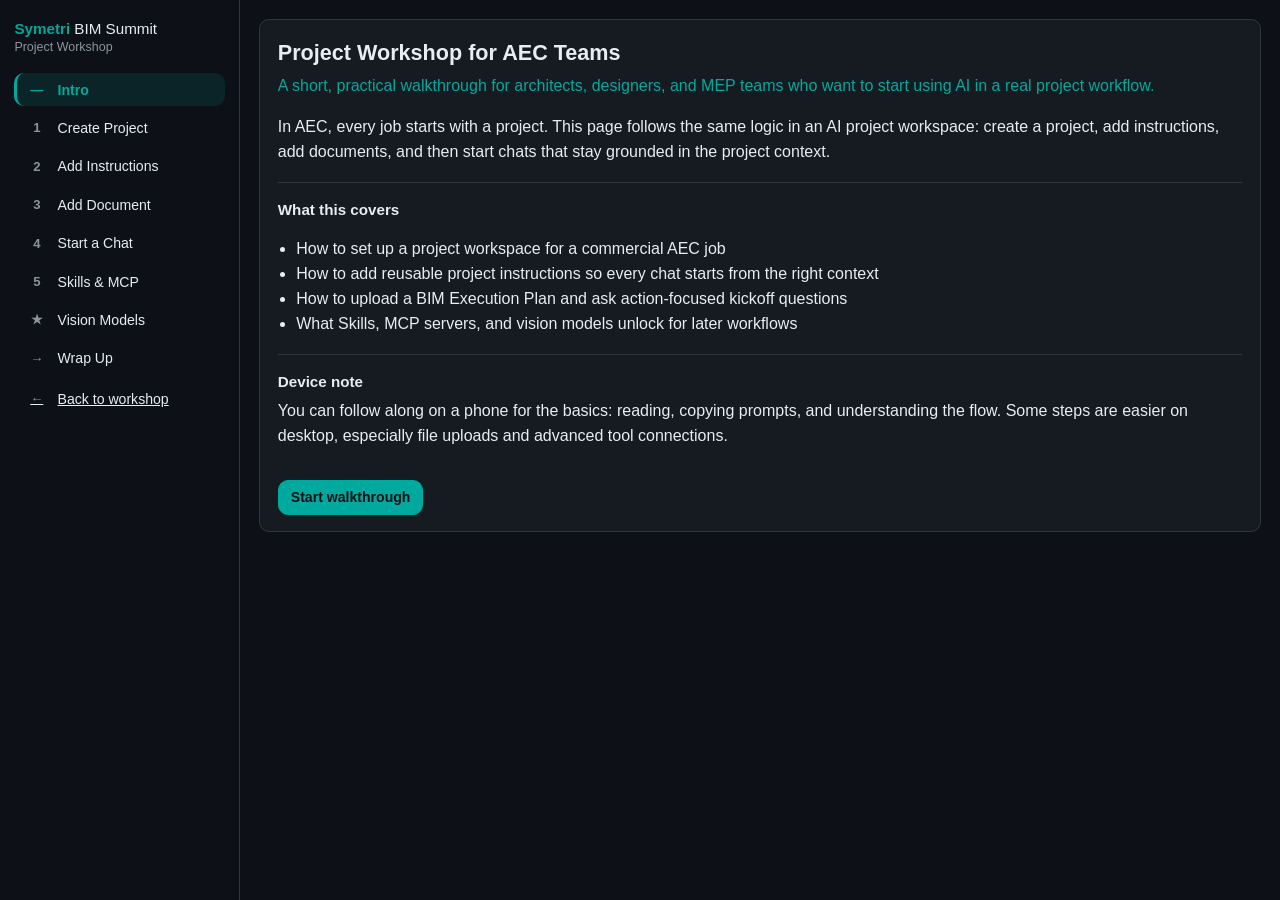
<file: source/index.html>
<!doctype html>
<html lang="en">
<head>
  <meta charset="UTF-8" />
  <meta name="viewport" content="width=device-width, initial-scale=1.0" />
  <title>Project Workshop – Symetri BIM Summit</title>
  <meta name="description" content="A mobile-friendly tutorial for setting up an AI project workspace for a commercial AEC workflow." />
  <link rel="stylesheet" href="../style.css" />
</head>
<body>
<button id="menuToggle" class="menu-toggle" aria-label="Toggle navigation">☰</button>
<div class="shell" style="grid-template-columns: var(--sidebar-w) 1fr; grid-template-areas: 'sidebar center';">
  <aside id="sidebar" class="sidebar">
    <div class="brand">
      <strong>Symetri</strong> BIM Summit
      <span class="brand-sub">Project Workshop</span>
    </div>
    <nav class="nav">
      <button class="nav-item active" data-target="intro">
        <span class="nav-icon">—</span> Intro
      </button>
      <button class="nav-item" data-target="create-project">
        <span class="nav-icon">1</span> Create Project
      </button>
      <button class="nav-item" data-target="add-instructions">
        <span class="nav-icon">2</span> Add Instructions
      </button>
      <button class="nav-item" data-target="add-document">
        <span class="nav-icon">3</span> Add Document
      </button>
      <button class="nav-item" data-target="start-chat">
        <span class="nav-icon">4</span> Start a Chat
      </button>
      <button class="nav-item" data-target="mcp-tools">
        <span class="nav-icon">5</span> Skills &amp; MCP
      </button>
      <button class="nav-item" data-target="vision-models">
        <span class="nav-icon">★</span> Vision Models
      </button>
      <button class="nav-item" data-target="wrap-up">
        <span class="nav-icon">→</span> Wrap Up
      </button>
      <a href="../" class="nav-item">
        <span class="nav-icon">←</span> Back to workshop
      </a>
    </nav>
  </aside>
  <main class="center">
    <section id="intro" class="view">
      <div class="card welcome-card">
        <h2>Project Workshop for AEC Teams</h2>
        <p class="welcome-lead">
          A short, practical walkthrough for architects, designers, and MEP teams who want to start using AI in a real project workflow.
        </p>
        <p>
          In AEC, every job starts with a project. This page follows the same logic in an AI project workspace: create a project, add instructions, add documents, and then start chats that stay grounded in the project context.
        </p>
        <div class="welcome-section">
          <h3>What this covers</h3>
          <ul>
            <li>How to set up a project workspace for a commercial AEC job</li>
            <li>How to add reusable project instructions so every chat starts from the right context</li>
            <li>How to upload a BIM Execution Plan and ask action-focused kickoff questions</li>
            <li>What Skills, MCP servers, and vision models unlock for later workflows</li>
          </ul>
        </div>
        <div class="welcome-section">
          <h3>Device note</h3>
          <p>
            You can follow along on a phone for the basics: reading, copying prompts, and understanding the flow. Some steps are easier on desktop, especially file uploads and advanced tool connections.
          </p>
        </div>
        <div class="actions final-actions-bottom">
          <button class="btn btn-primary btn-start" data-nav="create-project">Start walkthrough</button>
        </div>
      </div>
    </section>

    <section id="create-project" class="view hidden">
      <div class="card">
        <div class="task-head">
          <div class="task-head-copy">
            <h2>Step 1 · Create the Project</h2>
            <p class="scenario">
              Start with the project container first. In AEC, that mirrors the way teams organize work from kickoff onward.
            </p>
          </div>
        </div>
        <div class="spirit-list">
          <div class="spirit-item">
            <dt>Create a new project</dt>
            <dd>Use a clear name such as "Commercial Office Fitout – Project Startup". A description is optional and can be added later.</dd>
          </div>
        </div>
        <div class="fact fact-ai visible" style="margin-top:1rem; display:block;">
          <h3>Note: Sharing projects</h3>
          <p>
            Once the setup is working well, projects can be shared with others on the team. Team members can be invited to use, edit, and contribute to the project. Make sure the instructions and reference files stay accurate as the project evolves.
          </p>
        </div>
        <div class="actions" style="margin-top:1rem;">
          <button class="btn btn-primary" data-nav="add-instructions">Next: Add Instructions</button>
        </div>
      </div>
    </section>

    <section id="add-instructions" class="view hidden">
      <div class="card">
        <div class="task-head">
          <div class="task-head-copy">
            <h2>Step 2 · Add Project Instructions</h2>
            <p class="scenario">
              This becomes the persistent context for the project, so every new chat starts with the same expectations.
            </p>
          </div>
          <div class="task-head-side">
            <button class="btn btn-sm copy-btn" data-copy="instructionsBlock">Copy</button>
          </div>
        </div>
        <p>
          This version is tuned for a commercial AEC project with an architect-led audience, while still supporting MEP coordination and document review.
        </p>
        <div id="instructionsBlock" class="text-viewer" tabindex="0">
          <p><strong>Commercial AEC Project Instructions</strong></p>
          <p>You are supporting the startup of a commercial AEC project. Assume the user is part of an architect-led team working with consultants across architecture, interiors, structural, and MEP disciplines.</p>
          <p>Prioritize practical, project-ready outputs over generic explanations. Keep responses concise, structured, and action oriented.</p>
          <p>When reviewing documents, drawings, or notes:</p>
          <p>- Identify key project requirements, decisions, risks, open questions, and coordination items.</p>
          <p>- Highlight anything that should be discussed in kickoff, design coordination, BIM execution, or scope clarification meetings.</p>
          <p>- Separate confirmed information from assumptions.</p>
          <p>- Call out missing information that the team should request early.</p>
          <p>When helping generate project materials:</p>
          <p>- Use a professional tone suitable for project teams, owners, architects, and consultants.</p>
          <p>- Prefer short agendas, checklists, decision logs, action item lists, and meeting-ready summaries.</p>
          <p>- Assume the project may already have an architectural floor plan that MEP and other disciplines will build from.</p>
          <p>- Consider BIM coordination, drawing standards, document control, consultant alignment, permitting, schedule, and scope management.</p>
          <p>Do not invent project facts. If information is missing, say what is unknown and recommend the next question or document to review.</p>
        </div>
        <div class="actions">
          <button class="btn btn-primary" data-nav="add-document">Next: Add Document</button>
        </div>
      </div>
    </section>

    <section id="add-document" class="view hidden">
      <div class="card">
        <div class="task-head">
          <div class="task-head-copy">
            <h2>Step 3 · Add a Document</h2>
            <p class="scenario">
              Add a real project document so the chats are based on actual source material rather than generic prompting.
            </p>
          </div>
        </div>
        <div class="welcome-section" style="margin-top:0; padding-top:0; border-top:none;">
          <h3>Workshop document</h3>
          <p>
            Use the BIM Execution Plan as the sample project document. This shows attendees how quickly an AI app becomes more useful when it has real project content to work from.
          </p>
          <div class="doc-actions">
            <a href="assets/bim-execution-plan.docx" target="_blank" class="btn btn-sm">Download BIM Execution Plan (.docx)</a>
          </div>
        </div>
        <div class="spirit-list">
          <div class="spirit-item">
            <dt>Why this matters</dt>
            <dd>Once the document is part of the project, chats can reference actual standards, roles, deliverables, and BIM requirements.</dd>
          </div>
          <div class="spirit-item">
            <dt>Keep it maintained</dt>
            <dd>Projects like this work best when someone owns the instruction set, updates the reference files, and removes outdated material over time.</dd>
          </div>
        </div>
        <div class="actions" style="margin-top:1rem;">
          <button class="btn btn-primary" data-nav="start-chat">Next: Start a Chat</button>
        </div>
      </div>
    </section>

    <section id="start-chat" class="view hidden">
      <div class="card">
        <div class="task-head">
          <div class="task-head-copy">
            <h2>Step 4 · Start a Chat</h2>
            <p class="scenario">
              Use a short prompt that turns the uploaded project context into something immediately useful for the team.
            </p>
          </div>
          <div class="task-head-side">
            <button class="btn btn-sm copy-btn" data-copy="kickoffPromptBlock">Copy</button>
          </div>
        </div>
        <div id="kickoffPromptBlock" class="text-viewer" tabindex="0">
          <p><strong>Kickoff Meeting Prompt</strong></p>
          <p>Using the project instructions and the BIM Execution Plan in this project, create a short and action-focused kickoff meeting agenda for a commercial AEC project startup.</p>
          <p>Keep it concise and organized for a live meeting.</p>
          <p>Include:</p>
          <p>- project goals and scope alignment</p>
          <p>- BIM roles, responsibilities, and coordination expectations</p>
          <p>- immediate risks or missing information that should be clarified early</p>
          <p>- the top action items to assign after kickoff</p>
          <p>Format the output as a clean agenda with short bullets and an action item list.</p>
        </div>
        <div class="welcome-section">
          <h3>Why start here</h3>
          <p>
            A well-structured project can generate useful outputs fast. One document plus one instruction set is enough to create a focused kickoff agenda or early risk summary.
          </p>
        </div>
        <div class="actions">
          <button class="btn btn-primary" data-nav="mcp-tools">Next: Skills &amp; MCP</button>
        </div>
      </div>
    </section>

    <section id="mcp-tools" class="view hidden">
      <div class="card">
        <div class="task-head">
          <div class="task-head-copy">
            <h2>Step 5 · Skills &amp; MCP Servers</h2>
            <p class="scenario">
              Use this section as a reference for what can be added after the base project setup is working.
            </p>
          </div>
        </div>
        <div class="spirit-list">
          <div class="spirit-item">
            <dt>Skills</dt>
            <dd>Skills help tailor how the AI responds inside a project. For AEC, that might include drafting support, scheduling, BIM review, meeting summaries, or QA workflows.</dd>
          </div>
          <div class="spirit-item">
            <dt>MCP servers</dt>
            <dd>MCP servers connect tools and systems into the AI workflow. That can include Revit, internal systems, document repositories, or other project data sources.</dd>
          </div>
          <div class="spirit-item">
            <dt>Operational note</dt>
            <dd>These setups usually need ownership. If a project, prompt library, or tool connection becomes valuable, someone should maintain it so the workflow stays accurate and useful.</dd>
          </div>
        </div>
        <div class="welcome-section">
          <h3>Creating a reusable skill</h3>
          <p>
            Skills can be created in Claude to encapsulate project instructions or workflows. Here is how to build one from your current setup:
          </p>
          <ol style="padding-left:1.5rem; margin:0.6rem 0;">
            <li>Go to the Customize menu in Claude and select Skills</li>
            <li>Choose "Add skill from browser" or "Create skill"</li>
            <li>Use the prompt below and let the skill creator assist you</li>
          </ol>
        </div>
        <div class="welcome-section">
          <p style="font-size:0.9rem; color:var(--muted);">Copy the prompt and add any context from your current project setup:</p>
        </div>
        <div class="doc-actions">
          <button class="btn btn-sm copy-btn" data-copy="skillCreatorPromptBlock">Copy prompt</button>
          <a href="assets/aec-project-startup.skill" target="_blank" class="btn btn-sm">Download skill file</a>
        </div>
        <div id="skillCreatorPromptBlock" class="text-viewer" tabindex="0" style="margin-top:0.8rem;">
          <p>can you create a skill from this project to be used for other project startup tasks?</p>
          <p>/skill-creator</p>
        </div>
        <div class="actions" style="margin-top:1rem;">
          <button class="btn btn-primary" data-nav="vision-models">Next: Vision Models</button>
        </div>
      </div>
    </section>

    <section id="vision-models" class="view hidden">
      <div class="card">
        <div class="task-head">
          <div class="task-head-copy">
            <h2>Vision Models · Optional</h2>
            <p class="scenario">
              Use this section later if you want to test plan reading, visual reasoning, and structured design output.
            </p>
          </div>
          <div class="task-head-side">
            <button class="btn btn-sm copy-btn" data-copy="visionPromptBlock">Copy</button>
          </div>
        </div>
        <div class="img-frame task-intro-image">
          <img src="assets/floorplan.png" alt="Commercial mixed-use floor plan for vision model demonstration" loading="lazy" />
        </div>
        <div id="visionPromptBlock" class="text-viewer" tabindex="0">
          <p><strong>Vision Model Prompt</strong></p>
          <p>Can you act as an electrical designer and take this architecture background and lay out the electrical outlets where they need to be on this view based on the walls and room types. Follow NEC standards for electrical outlet and device layouts as well.</p>
          <p>Add symbols on the walls for the devices and note their coordinates in relation to the drawing. The output will be used to import into Revit with a plugin to do the layouts of the devices. Ensure accuracy in the layouts as well. Do not worry about adding the coordinates to the view, just add the device where it needs to be. Add any electrical receptacles per code on this view for now. It needs to be an overlay on the image, and color the electrical outline in a color that we can see, not black, but in green so we can see easily. Here is the view again in plan.</p>
          <p>Here is the floor plan view that we need device layout on as well. Instead of adding the coordinates on the sheet, just output the JSON related to each device, then we can use that to import into Revit. The only thing we want to see on the plan is the device and ID that will show up in the JSON too, and the details in the JSON can be there for coordinates and the height of the device as well. Follow ADA for device layout and height requirements.</p>
        </div>
        <div class="actions">
          <button class="btn btn-primary" data-nav="wrap-up">Next: Wrap Up</button>
        </div>
      </div>
    </section>

    <section id="wrap-up" class="view hidden">
      <div class="card final-card">
        <div class="final-copy" style="text-align:left; width:100%; max-width:none;">
          <h2>Next Steps</h2>
          <p class="final-lead" style="margin-inline:0; max-width:52ch;">
            Once the base setup works, it becomes a reusable project template that can support kickoff planning, document review, coordination prep, and follow-on automation.
          </p>
          <div class="welcome-section">
            <h3>Build on the base setup</h3>
            <ul>
              <li>Create one real project in your preferred AI app</li>
              <li>Add one reusable instruction set for your team</li>
              <li>Upload one real project document and ask for a kickoff agenda or risk summary</li>
              <li>Add shared prompts, reference files, or tool connections only after the core workflow is working well</li>
            </ul>
          </div>
          <div class="actions final-actions-bottom">
            <button class="btn btn-primary" data-nav="intro">Back to intro</button>
          </div>
        </div>
      </div>
    </section>
  </main>
</div>
<script src="app.js"></script>
</body>
</html>
</file>
<file: style.css>
/* ─── base ─── */
[hidden] { display: none !important; }

/* ─── tokens — Symetri brand ─── */
:root {
  --bg: #0d1117;
  --card: #161b22;
  --card-alt: #1c2333;
  --text: #e6edf3;
  --muted: #8b949e;
  --line: #30363d;
  --primary: #00a99d;
  --primary-hover: #008f85;
  --primary-soft: rgba(0, 169, 157, 0.12);
  --success: #3fb950;
  --success-soft: rgba(63, 185, 80, 0.12);
  --error: #f85149;
  --error-soft: rgba(248, 81, 73, 0.12);
  --warn: #d29922;
  --warn-soft: rgba(210, 153, 34, 0.12);
  --sidebar-w: 240px;
  --right-w: 340px;
  --radius: 10px;
  --transition: 0.18s ease;
}

*, *::before, *::after { box-sizing: border-box; }

body {
  margin: 0;
  font-family: Inter, "Segoe UI", Roboto, Helvetica, Arial, sans-serif;
  background: var(--bg);
  color: var(--text);
  line-height: 1.55;
  -webkit-font-smoothing: antialiased;
}

/* ─── 3-column shell ─── */
.shell {
  display: flex;
  min-height: 100vh;
}

/* ─── LEFT SIDEBAR ─── */
.sidebar {
  width: var(--sidebar-w);
  min-width: var(--sidebar-w);
  background: #0d1117;
  border-right: 1px solid var(--line);
  padding: 1.2rem 0.9rem;
  display: flex;
  flex-direction: column;
  gap: 1.1rem;
  position: sticky;
  top: 0;
  height: 100vh;
  overflow-y: auto;
  transition: transform var(--transition);
  z-index: 20;
}

.brand {
  font-size: 0.95rem;
  line-height: 1.3;
}

.brand strong { color: var(--primary); }

.brand-sub {
  display: block;
  font-size: 0.78rem;
  color: var(--muted);
}

.nav {
  display: flex;
  flex-direction: column;
  gap: 0.3rem;
}

.nav-item {
  display: flex;
  align-items: center;
  gap: 0.55rem;
  border: none;
  background: transparent;
  text-align: left;
  padding: 0.55rem 0.65rem;
  border-radius: var(--radius);
  cursor: pointer;
  font-size: 0.88rem;
  color: var(--text);
  transition: background var(--transition);
}

.nav-item:hover { background: var(--card-alt); }

.nav-item.active {
  background: var(--primary-soft);
  color: var(--primary);
  font-weight: 600;
  border-left: 3px solid var(--primary);
  padding-left: calc(0.65rem - 3px);
}

.nav-item.locked {
  opacity: 0.45;
  cursor: not-allowed;
}

.nav-icon {
  width: 1.5rem;
  text-align: center;
  flex-shrink: 0;
  font-size: 0.82rem;
  font-weight: 700;
  color: var(--muted);
}

.nav-item.active .nav-icon { color: var(--primary); }

.nav-item.locked .nav-locked-icon {
  opacity: 0.4;
}

.sidebar-score {
  margin-top: auto;
  display: flex;
  flex-direction: column;
  gap: 0.3rem;
}

.score-row {
  display: flex;
  justify-content: space-between;
  font-size: 0.84rem;
}

.score-row span { color: var(--muted); }

/* ─── CENTER ─── */
.center {
  flex: 1;
  min-width: 0;
  padding: 1.2rem;
  overflow-y: auto;
}

.view + .view { margin-top: 0.8rem; }

/* ─── RIGHT PANEL ─── */
.right-panel {
  width: var(--right-w);
  min-width: var(--right-w);
  border-left: 1px solid var(--line);
  background: #0d1117;
  padding: 1.2rem 0.9rem;
  position: sticky;
  top: 0;
  height: 100vh;
  overflow-y: auto;
}

.fact {
  display: none;
  border: 1px solid var(--line);
  border-radius: var(--radius);
  background: linear-gradient(180deg, rgba(28, 35, 51, 0.68) 0%, rgba(22, 27, 34, 0.96) 100%);
  padding: 1rem 1.05rem;
}

.fact.visible {
  display: block;
}

.fact h3 {
  margin: 0 0 0.4rem;
  color: var(--primary);
  font-size: 0.95rem;
  letter-spacing: 0.02em;
}

.fact h4 {
  margin: 0.6rem 0 0.25rem;
  font-size: 0.84rem;
}

.fact p {
  margin: 0.3rem 0;
  color: var(--muted);
  font-size: 0.88rem;
}

.fact hr {
  border: none;
  border-top: 1px solid var(--line);
  margin: 0.7rem 0;
}

.fact-list {
  margin: 0.75rem 0 0;
  padding-left: 1.1rem;
  color: var(--muted);
  font-size: 0.86rem;
}

.fact-list li + li {
  margin-top: 0.3rem;
}

.fact-media {
  margin: 0.85rem 0;
  border: 1px solid rgba(0, 169, 157, 0.18);
  border-radius: var(--radius);
  overflow: hidden;
  background: #0b1016;
}

.fact-media img {
  display: block;
  width: 100%;
  max-height: 190px;
  object-fit: contain;
  background: #fff;
}

.fact-caption {
  margin: 0;
  padding: 0.5rem 0.7rem 0.6rem;
  border-top: 1px solid rgba(0, 169, 157, 0.14);
  font-size: 0.78rem;
  color: var(--muted);
}

/* ─── AI-themed fact box ─── */
.fact-ai {
  border: 1px solid rgba(0, 169, 157, 0.3);
  border-radius: var(--radius);
  background: linear-gradient(160deg, rgba(0, 169, 157, 0.06) 0%, rgba(13, 17, 23, 0) 60%);
  padding: 0.85rem 0.9rem;
}

.ai-sparkle {
  display: inline-block;
  margin-right: 0.25rem;
  animation: sparkle-pulse 2.4s ease-in-out infinite;
}

@keyframes sparkle-pulse {
  0%, 100% { opacity: 1; }
  50% { opacity: 0.45; }
}

.fact p,
.fact-ai p {
  color: var(--muted);
  font-size: 0.84rem;
  line-height: 1.55;
}

.fact-ai strong {
  color: var(--text);
}

.ai-links {
  margin-top: 0.65rem;
  padding-top: 0.55rem;
  border-top: 1px solid rgba(0, 169, 157, 0.18);
  font-size: 0.78rem;
}

.ai-links a {
  color: var(--primary);
  text-decoration: none;
  font-weight: 600;
}

.ai-links a:hover {
  text-decoration: underline;
}

.ai-link-sep {
  color: var(--muted);
  margin: 0 0.3rem;
}

/* ─── card ─── */
.card {
  background: var(--card);
  border: 1px solid var(--line);
  border-radius: var(--radius);
  padding: 1rem 1.1rem;
  margin-bottom: 0.75rem;
}

.welcome-card ul {
  padding-left: 1.15rem;
}

.welcome-card h2 {
  font-size: 1.35rem;
  margin-bottom: 0.3rem;
}

.welcome-lead {
  color: var(--primary);
  font-size: 1rem;
  margin: 0.2rem 0 0.8rem;
}

.welcome-section {
  margin-top: 1.1rem;
  padding-top: 0.9rem;
  border-top: 1px solid var(--line);
}

.welcome-section h3 {
  margin: 0 0 0.35rem;
  font-size: 0.95rem;
}

.welcome-section p {
  margin: 0 0 0.5rem;
}

.spirit-list {
  margin: 0;
  padding: 0;
  display: flex;
  flex-direction: column;
  gap: 0.6rem;
}

.spirit-item {
  padding: 0.6rem 0.75rem;
  border: 1px solid var(--line);
  border-radius: var(--radius);
  background: var(--card-alt);
}

.spirit-item dt {
  font-weight: 600;
  font-size: 0.9rem;
  margin-bottom: 0.15rem;
}

.spirit-item dd {
  margin: 0;
  color: var(--muted);
  font-size: 0.86rem;
}

.btn-start {
  margin-top: 1.2rem;
  padding: 0.65rem 1.4rem;
  font-size: 0.95rem;
}

.final-card {
  position: relative;
  overflow: hidden;
  background:
    radial-gradient(circle at top left, rgba(255, 212, 95, 0.18), transparent 28%),
    radial-gradient(circle at top right, rgba(0, 169, 157, 0.16), transparent 32%),
    linear-gradient(160deg, #111a24 0%, #0f151f 52%, #12111d 100%);
}

.final-hero {
  position: relative;
  z-index: 1;
  display: grid;
  gap: 1.5rem;
  align-items: center;
  justify-items: center;
}

.final-copy {
  position: relative;
  z-index: 1;
  width: min(100%, 980px);
  text-align: center;
}

.final-lead {
  margin: 0.45rem 0 0;
  max-width: 60ch;
  color: #e6edf3;
  font-size: 1.02rem;
  line-height: 1.75;
  margin-inline: auto;
}

.final-scoreboard {
  display: grid;
  grid-template-columns: minmax(220px, 280px) minmax(0, 1fr);
  gap: 1rem;
  margin-top: 1.15rem;
  align-items: stretch;
  width: min(100%, 920px);
  margin-inline: auto;
}

.final-score-ring {
  display: grid;
  place-items: center;
  text-align: center;
  gap: 0.2rem;
  min-height: 230px;
  padding: 1.1rem;
  border-radius: 28px;
  border: 1px solid rgba(255, 214, 102, 0.36);
  background:
    radial-gradient(circle at 50% 35%, rgba(255, 221, 122, 0.18), transparent 38%),
    linear-gradient(180deg, rgba(255, 255, 255, 0.04) 0%, rgba(255, 255, 255, 0.01) 100%);
  box-shadow: inset 0 0 0 1px rgba(255, 255, 255, 0.02);
}

.final-score-label,
.final-score-max {
  color: var(--muted);
  font-size: 0.82rem;
  text-transform: uppercase;
  letter-spacing: 0.08em;
}

.final-score-ring strong {
  color: #fff8dd;
  font-size: clamp(2.6rem, 6vw, 4.2rem);
  line-height: 1;
  text-shadow: 0 8px 30px rgba(255, 208, 86, 0.2);
}

.final-score-meta {
  display: grid;
  grid-template-columns: repeat(3, minmax(0, 1fr));
  gap: 0.85rem;
}

.final-stat {
  display: grid;
  gap: 0.2rem;
  padding: 0.9rem 1rem;
  border: 1px solid rgba(0, 169, 157, 0.2);
  border-radius: 18px;
  background: rgba(255, 255, 255, 0.03);
}

.final-stat span {
  color: var(--muted);
  font-size: 0.76rem;
  text-transform: uppercase;
  letter-spacing: 0.08em;
}

.final-stat strong {
  color: var(--text);
  font-size: 1rem;
}

.final-award-note {
  margin: 1rem 0 0;
  max-width: 58ch;
  padding: 0.9rem 1rem;
  border: 1px solid rgba(255, 214, 102, 0.22);
  border-radius: 18px;
  background: rgba(255, 214, 102, 0.08);
  color: #fff0c2;
  margin-inline: auto;
}

.final-actions {
  margin-top: 1rem;
  justify-content: center;
  gap: 0.75rem;
  flex-wrap: wrap;
}

.final-actions-bottom {
  margin-top: 1.25rem;
}

.final-visual {
  position: relative;
  z-index: 1;
  display: grid;
  gap: 1.2rem;
  justify-items: center;
  width: min(100%, 760px);
  margin-inline: auto;
}

.award-stage {
  position: relative;
  width: min(100%, 760px);
  min-height: 430px;
  border: 1px solid rgba(255, 214, 102, 0.2);
  border-radius: 36px;
  overflow: hidden;
  display: grid;
  place-items: center;
  background:
    radial-gradient(circle at 50% 30%, rgba(255, 214, 102, 0.18), transparent 24%),
    linear-gradient(180deg, rgba(255, 255, 255, 0.04) 0%, rgba(11, 17, 24, 0.65) 100%);
}

.award-glow {
  position: absolute;
  inset: auto 50% 1.2rem;
  width: 360px;
  height: 92px;
  transform: translateX(-50%);
  border-radius: 999px;
  background: radial-gradient(circle, rgba(255, 205, 64, 0.45) 0%, rgba(255, 205, 64, 0) 72%);
  filter: blur(6px);
}

.award-orbit {
  position: absolute;
  inset: 50% auto auto 50%;
  border-radius: 999px;
  border: 1px solid rgba(255, 255, 255, 0.09);
  transform: translate(-50%, -50%);
}

.orbit-one {
  width: 340px;
  height: 340px;
  animation: orbit-spin 16s linear infinite;
}

.orbit-two {
  width: 460px;
  height: 220px;
  animation: orbit-spin-reverse 13s linear infinite;
}

.award-trophy {
  position: relative;
  width: 240px;
  height: 300px;
  animation: trophy-float 4.4s ease-in-out infinite;
}

.award-trophy-top {
  position: absolute;
  top: 0;
  left: 50%;
  width: 152px;
  height: 124px;
  transform: translateX(-50%);
  border-radius: 36px 36px 58px 58px;
  background: linear-gradient(180deg, #fff0ad 0%, #f7d76d 44%, #d89d1e 100%);
  box-shadow: 0 16px 40px rgba(255, 196, 65, 0.2);
}

.award-trophy-top::before,
.award-trophy-top::after {
  content: "";
  position: absolute;
  top: 28px;
  width: 42px;
  height: 52px;
  border: 10px solid #f0c451;
}

.award-trophy-top::before {
  left: -34px;
  border-right: 0;
  border-radius: 30px 0 0 30px;
}

.award-trophy-top::after {
  right: -34px;
  border-left: 0;
  border-radius: 0 30px 30px 0;
}

.award-trophy-stem {
  position: absolute;
  top: 122px;
  left: 50%;
  width: 34px;
  height: 90px;
  transform: translateX(-50%);
  border-radius: 18px;
  background: linear-gradient(180deg, #f3cf67 0%, #bf7d1d 100%);
}

.award-trophy-base {
  position: absolute;
  left: 50%;
  bottom: 22px;
  width: 140px;
  height: 34px;
  transform: translateX(-50%);
  border-radius: 16px;
  background: linear-gradient(180deg, #5d4a2a 0%, #241a0d 100%);
  box-shadow: 0 14px 24px rgba(0, 0, 0, 0.35);
}

.award-trophy-base::before {
  content: "";
  position: absolute;
  left: 50%;
  bottom: 28px;
  width: 96px;
  height: 22px;
  transform: translateX(-50%);
  border-radius: 14px;
  background: linear-gradient(180deg, #856533 0%, #362611 100%);
}

.certificate-card {
  position: relative;
  overflow: hidden;
  width: min(100%, 680px);
  margin-inline: auto;
  padding: 1.55rem 1.7rem 1.45rem;
  border-radius: 28px;
  border: 1px solid rgba(236, 200, 109, 0.65);
  background:
    radial-gradient(circle at top center, rgba(255, 255, 255, 0.72), transparent 42%),
    linear-gradient(135deg, rgba(255, 248, 226, 0.99) 0%, rgba(244, 236, 205, 0.98) 100%);
  color: #1d2430;
  box-shadow:
    0 24px 55px rgba(0, 0, 0, 0.2),
    inset 0 0 0 1px rgba(255, 255, 255, 0.45);
}

.certificate-card::before {
  content: "";
  position: absolute;
  inset: 12px;
  border-radius: 20px;
  border: 1px solid rgba(198, 149, 33, 0.28);
  pointer-events: none;
}

.certificate-card::after {
  content: "";
  position: absolute;
  inset: 0;
  background:
    linear-gradient(90deg, transparent 0%, rgba(255, 255, 255, 0.3) 50%, transparent 100%);
  opacity: 0.35;
  pointer-events: none;
}

.certificate-kicker {
  display: inline-block;
  margin-bottom: 0.5rem;
  color: #8b6720;
  font-size: 0.74rem;
  font-weight: 700;
  letter-spacing: 0.16em;
  text-transform: uppercase;
}

.certificate-card h3 {
  margin: 0;
  font-size: 1.9rem;
  line-height: 1.15;
}

.certificate-card p {
  max-width: 32ch;
  margin: 0.8rem auto 0;
  color: #47515e;
  line-height: 1.75;
  font-size: 1rem;
}

.certificate-grid {
  display: grid;
  grid-template-columns: repeat(3, minmax(0, 1fr));
  gap: 0.9rem;
  margin-top: 1.35rem;
}

.certificate-grid div {
  display: grid;
  gap: 0.3rem;
  padding: 0.95rem 0.8rem 0.85rem;
  border: 1px solid rgba(67, 76, 90, 0.12);
  border-radius: 16px;
  background: rgba(255, 255, 255, 0.4);
}

.certificate-grid span {
  color: #7c8793;
  font-size: 0.7rem;
  text-transform: uppercase;
  letter-spacing: 0.12em;
}

.certificate-grid strong {
  color: #122036;
  font-size: 1.08rem;
  line-height: 1.35;
}

.final-confetti {
  position: absolute;
  inset: 0;
  pointer-events: none;
  overflow: hidden;
}

.final-confetti span {
  position: absolute;
  top: -14%;
  width: 12px;
  height: 34px;
  border-radius: 999px;
  opacity: 0.9;
  animation: confetti-fall linear infinite;
}

.final-confetti span:nth-child(1) { left: 6%; background: #ffd86d; animation-delay: -1.1s; animation-duration: 8s; }
.final-confetti span:nth-child(2) { left: 14%; background: #58d6cb; animation-delay: -4.2s; animation-duration: 10s; }
.final-confetti span:nth-child(3) { left: 24%; background: #ffffff; animation-delay: -2.6s; animation-duration: 9s; }
.final-confetti span:nth-child(4) { left: 36%; background: #f4ae56; animation-delay: -5.4s; animation-duration: 11s; }
.final-confetti span:nth-child(5) { left: 48%; background: #79e4b5; animation-delay: -0.8s; animation-duration: 8.5s; }
.final-confetti span:nth-child(6) { left: 59%; background: #8fd7ff; animation-delay: -3.9s; animation-duration: 9.5s; }
.final-confetti span:nth-child(7) { left: 68%; background: #ffd86d; animation-delay: -6.1s; animation-duration: 10.5s; }
.final-confetti span:nth-child(8) { left: 79%; background: #ffffff; animation-delay: -2.2s; animation-duration: 8.3s; }
.final-confetti span:nth-child(9) { left: 88%; background: #58d6cb; animation-delay: -4.7s; animation-duration: 11.2s; }
.final-confetti span:nth-child(10) { left: 95%; background: #f4ae56; animation-delay: -1.7s; animation-duration: 9.3s; }

#final[data-award-tier="platinum"] .final-score-ring,
#final[data-award-tier="platinum"] .certificate-card {
  border-color: rgba(126, 216, 255, 0.52);
}

#final[data-award-tier="platinum"] .final-score-ring strong {
  color: #e7f8ff;
  text-shadow: 0 8px 30px rgba(126, 216, 255, 0.25);
}

#final[data-award-tier="gold"] .final-score-ring,
#final[data-award-tier="gold"] .certificate-card {
  border-color: rgba(255, 214, 102, 0.52);
}

#final[data-award-tier="silver"] .final-score-ring,
#final[data-award-tier="silver"] .certificate-card {
  border-color: rgba(194, 202, 214, 0.42);
}

@keyframes trophy-float {
  0%, 100% { transform: translateY(0); }
  50% { transform: translateY(-10px); }
}

@keyframes orbit-spin {
  from { transform: translate(-50%, -50%) rotate(0deg); }
  to { transform: translate(-50%, -50%) rotate(360deg); }
}

@keyframes orbit-spin-reverse {
  from { transform: translate(-50%, -50%) rotate(360deg); }
  to { transform: translate(-50%, -50%) rotate(0deg); }
}

@keyframes confetti-fall {
  0% {
    transform: translate3d(0, 0, 0) rotate(0deg);
  }
  100% {
    transform: translate3d(20px, 118vh, 0) rotate(540deg);
  }
}

/* ─── typography ─── */
h2 { margin: 0; font-size: 1.1rem; }

.task-head {
  display: flex;
  justify-content: space-between;
  align-items: flex-start;
  flex-wrap: wrap;
  gap: 0.8rem;
  margin-bottom: 0.6rem;
}

.task-head-copy {
  flex: 1;
  min-width: 0;
}

.task-head-side {
  display: flex;
  align-items: flex-start;
  justify-content: flex-end;
  gap: 0.65rem;
  flex-wrap: wrap;
  margin-left: auto;
}

.task-estimate {
  min-width: 220px;
  border: 1px solid rgba(0, 169, 157, 0.24);
  border-radius: var(--radius);
  background: linear-gradient(180deg, rgba(0, 169, 157, 0.1) 0%, rgba(0, 169, 157, 0.03) 100%);
  padding: 0.55rem 0.7rem 0.65rem;
}

.task-estimate-kicker {
  display: block;
  margin-bottom: 0.45rem;
  color: var(--primary);
  font-size: 0.7rem;
  font-weight: 700;
  letter-spacing: 0.08em;
  text-transform: uppercase;
}

.task-estimate-grid {
  display: grid;
  gap: 0.35rem;
}

.task-estimate-item {
  display: flex;
  align-items: baseline;
  justify-content: space-between;
  gap: 0.7rem;
  font-size: 0.82rem;
  color: var(--muted);
}

.task-estimate-item strong {
  color: var(--text);
  font-size: 0.84rem;
}

.task-estimate-item-ai strong {
  color: var(--primary);
}

.gate-panel h3 {
  display: flex;
  align-items: center;
  gap: 0.45rem;
}

.gate-tagline {
  margin: 0 0 0.85rem;
  color: var(--primary);
  font-size: 0.88rem;
  font-weight: 600;
}

.gate-riddle-layout {
  display: grid;
  grid-template-columns: minmax(0, 1.55fr) minmax(220px, 0.9fr);
  gap: 1rem;
  align-items: stretch;
}

.gate-riddle {
  border: 1px solid rgba(0, 169, 157, 0.18);
  border-radius: var(--radius);
  background: linear-gradient(180deg, rgba(28, 35, 51, 0.72) 0%, rgba(13, 17, 23, 0.96) 100%);
  padding: 1rem 1.05rem;
  color: #e8eef3;
  line-height: 1.8;
}

.gate-riddle p {
  margin: 0 0 0.85rem;
}

.gate-riddle p:last-child {
  margin-bottom: 0;
}

.gate-image-frame {
  margin: 0;
  min-height: 100%;
  border-radius: var(--radius);
  overflow: hidden;
  border: 1px solid rgba(255, 255, 255, 0.08);
  background: #0f141c;
  box-shadow: 0 14px 30px rgba(0, 0, 0, 0.22);
}

.gate-image-frame img {
  display: block;
  width: 100%;
  height: 100%;
  min-height: 260px;
  object-fit: cover;
}

.gate-question {
  margin: 1.1rem 0 0.75rem;
  color: var(--text);
  font-size: 0.95rem;
  font-weight: 600;
}

.gate-riddle .room-grid {
  margin-top: 0.1rem;
  gap: 0.45rem;
}

.gate-riddle .gate-feedback {
  margin: 0.85rem 0 0;
}

.room-grid {
  display: grid;
  grid-template-columns: repeat(5, minmax(0, 1fr));
  gap: 0.55rem;
}

.room-choice {
  border: 1px solid var(--line);
  background: #11161f;
  border-radius: 0.45rem;
  padding: 0.35rem;
  min-height: 3.25rem;
  aspect-ratio: 1 / 1;
  color: var(--text);
  font-size: 1rem;
  font-weight: 700;
  cursor: pointer;
  display: grid;
  place-items: center;
  transition: background var(--transition), border-color var(--transition), transform var(--transition);
}

.room-choice:hover {
  border-color: rgba(0, 169, 157, 0.55);
  background: rgba(0, 169, 157, 0.08);
  transform: translateY(-1px);
}

.room-choice.is-wrong {
  border-color: rgba(248, 81, 73, 0.45);
  background: var(--error-soft);
  color: var(--error);
}

.room-choice.is-correct {
  border-color: rgba(63, 185, 80, 0.5);
  background: var(--success-soft);
  color: var(--success);
}

.room-choice:disabled {
  cursor: default;
  opacity: 1;
  transform: none;
}

.gate-feedback {
  margin-top: 0.85rem;
}

.mail-card {
  margin: 0.9rem 0 1rem;
  border: 1px solid rgba(0, 169, 157, 0.2);
  border-radius: var(--radius);
  background: linear-gradient(180deg, rgba(255, 255, 255, 0.03) 0%, rgba(13, 17, 23, 0.96) 100%);
  overflow: hidden;
}

.mail-meta {
  display: grid;
  gap: 0.3rem;
  padding: 0.8rem 0.95rem;
  border-bottom: 1px solid var(--line);
  background: rgba(0, 169, 157, 0.08);
  font-size: 0.84rem;
  color: var(--muted);
}

.mail-body {
  padding: 0.95rem;
}

.mail-body p {
  margin: 0;
  color: var(--text);
  font-size: 0.95rem;
  line-height: 1.75;
}

.data-viewer-card {
  border: 1px solid var(--line);
  border-radius: var(--radius);
  background: rgba(255, 255, 255, 0.02);
  overflow: hidden;
}

.data-viewer-head {
  padding: 0.8rem 0.95rem;
  border-bottom: 1px solid var(--line);
  background: rgba(255, 255, 255, 0.02);
}

.data-viewer-head h4 {
  margin: 0 0 0.2rem;
  font-size: 0.92rem;
}

.data-viewer-head p {
  margin: 0;
  color: var(--muted);
  font-size: 0.84rem;
}

.table-viewer {
  overflow: auto;
  max-height: 420px;
}

.data-table {
  width: 100%;
  min-width: 980px;
  border-collapse: collapse;
  font-size: 0.82rem;
}

.data-table th,
.data-table td {
  padding: 0.7rem 0.75rem;
  border-bottom: 1px solid var(--line);
  text-align: left;
  vertical-align: top;
}

.data-table th {
  position: sticky;
  top: 0;
  z-index: 1;
  background: #121923;
  color: var(--text);
  font-size: 0.78rem;
  letter-spacing: 0.02em;
}

.data-table tbody tr:nth-child(even) {
  background: rgba(255, 255, 255, 0.015);
}

.task4-camera-thumb {
  max-width: 460px;
  margin-bottom: 0.95rem;
}

.task4-feed-table {
  min-width: 560px;
}

.task4-confidence-hidden {
  display: none;
}

.morse-reference {
  margin-top: 0.75rem;
  display: grid;
  grid-template-columns: repeat(5, minmax(0, 1fr));
  gap: 0.45rem;
}

.morse-reference code {
  display: block;
  padding: 0.55rem 0.6rem;
  border: 1px solid var(--line);
  border-radius: 0.8rem;
  background: rgba(255, 255, 255, 0.02);
  color: #dbe7f2;
  font-size: 0.82rem;
}

.decode-grid {
  display: grid;
  grid-template-columns: repeat(3, minmax(0, 1fr));
  gap: 0.75rem;
  margin-top: 0.9rem;
}

.decode-card {
  display: grid;
  gap: 0.55rem;
  padding: 0.85rem;
  border: 1px solid var(--line);
  border-radius: var(--radius);
  background: rgba(255, 255, 255, 0.02);
}

.decode-card.is-decoded {
  border-color: rgba(63, 185, 80, 0.35);
  background: rgba(63, 185, 80, 0.08);
}

.decode-code code {
  display: block;
  padding: 0.55rem 0.6rem;
  border-radius: 0.8rem;
  background: rgba(0, 169, 157, 0.08);
  color: #9ce9e2;
  font-size: 0.8rem;
  white-space: normal;
}

.graph-panel {
  margin-top: 0.9rem;
  padding: 1rem;
  border: 1px solid var(--line);
  border-radius: var(--radius);
  background: rgba(255, 255, 255, 0.02);
}

.graph-meta {
  display: flex;
  justify-content: space-between;
  align-items: baseline;
  gap: 0.8rem;
  margin-bottom: 0.8rem;
}

.graph-meta strong {
  color: var(--text);
  font-size: 0.92rem;
}

.graph-meta span {
  color: var(--muted);
  font-size: 0.82rem;
}

.task4-graph {
  min-height: 500px;
  border: 1px solid rgba(0, 169, 157, 0.18);
  border-radius: var(--radius);
  background:
    radial-gradient(circle at top left, rgba(0, 169, 157, 0.08), transparent 28%),
    linear-gradient(180deg, rgba(7, 12, 18, 0.94) 0%, rgba(4, 8, 12, 0.98) 100%);
  overflow: hidden;
  position: relative;
}

.task4-graph svg {
  display: block;
  width: 100%;
  height: 100%;
}

.task4-graph-hint {
  position: absolute;
  bottom: 0.6rem;
  left: 50%;
  transform: translateX(-50%);
  font-size: 0.72rem;
  color: rgba(143, 165, 184, 0.6);
  pointer-events: none;
  white-space: nowrap;
}

/* node highlight / dim states */
.task4-node-dimmed circle {
  opacity: 0.18;
}
.task4-node-dimmed text {
  opacity: 0.15;
}
.task4-node-highlighted circle {
  stroke-width: 3px !important;
  filter: drop-shadow(0 0 6px currentColor);
}

/* link highlight / dim states */
.task4-link-dimmed {
  opacity: 0.08;
}
.task4-link-highlighted {
  stroke: rgba(92, 214, 135, 0.85) !important;
  stroke-width: 2.4px !important;
}

.task4-graph-empty {
  min-height: 500px;
  display: grid;
  place-items: center;
  text-align: center;
  color: var(--muted);
  font-size: 0.92rem;
  padding: 1rem;
}

.choice-grid {
  display: grid;
  grid-template-columns: repeat(4, minmax(0, 1fr));
  gap: 0.55rem;
}

.choice-option {
  border: 1px solid var(--line);
  background: #11161f;
  border-radius: var(--radius);
  padding: 0.7rem 0.6rem;
  color: var(--text);
  font-size: 0.88rem;
  font-weight: 600;
  cursor: pointer;
  transition: background var(--transition), border-color var(--transition), transform var(--transition);
}

.choice-option:hover {
  border-color: rgba(0, 169, 157, 0.55);
  background: rgba(0, 169, 157, 0.08);
  transform: translateY(-1px);
}

.choice-option.is-wrong {
  border-color: rgba(248, 81, 73, 0.45);
  background: var(--error-soft);
  color: var(--error);
}

.choice-option.is-correct {
  border-color: rgba(63, 185, 80, 0.5);
  background: var(--success-soft);
  color: var(--success);
}

.choice-option:disabled {
  cursor: default;
  opacity: 1;
  transform: none;
}

.stack-grid {
  display: grid;
  grid-template-columns: repeat(2, minmax(0, 1fr));
  gap: 0.9rem;
  align-items: start;
}

.protocol-box {
  padding: 0.95rem 1rem;
  border: 1px solid var(--line);
  border-radius: var(--radius);
  background: rgba(255, 255, 255, 0.02);
  min-height: 100%;
}

.protocol-box-layout {
  display: block;
}

.protocol-box-copy {
  min-width: 0;
}

.protocol-box h4 {
  margin: 0 0 0.45rem;
  font-size: 0.95rem;
}

.protocol-box p {
  margin: 0 0 0.7rem;
  color: var(--muted);
  font-size: 0.9rem;
  line-height: 1.6;
}

.protocol-box-media {
  margin: 0 0 0.9rem;
  border: 1px solid rgba(255, 255, 255, 0.08);
  border-radius: calc(var(--radius) - 2px);
  overflow: hidden;
  background: #0a0f16;
  box-shadow: 0 12px 28px rgba(0, 0, 0, 0.18);
}

.protocol-box-media img {
  display: block;
  width: 100%;
  height: auto;
}

.protocol-reveal {
  margin-top: 0.8rem;
  padding: 0.75rem 0.85rem;
  border: 1px solid rgba(0, 169, 157, 0.24);
  border-radius: var(--radius);
  background: rgba(0, 169, 157, 0.08);
  color: #d9f6f3;
  font-size: 0.86rem;
  line-height: 1.55;
}

.stack-diagram {
  position: relative;
  min-height: 395px;
  margin-top: 0.2rem;
  border: 1px solid rgba(124, 87, 247, 0.2);
  border-radius: 24px;
  background:
    radial-gradient(rgba(119, 92, 206, 0.16) 0.9px, transparent 0.9px),
    linear-gradient(180deg, #fbfaff 0%, #f7f4ff 100%);
  background-size: 18px 18px, auto;
  overflow: hidden;
  padding: 1rem;
}

.stack-orb {
  display: none;
}

.stack-lane {
  position: absolute;
  z-index: 0;
  opacity: 0.95;
  transition: border-color var(--transition), opacity var(--transition);
}

.stack-lane.is-active {
  border-color: rgba(18, 18, 18, 0.98);
  opacity: 1;
}

.stack-lane.is-ready {
  border-color: rgba(18, 18, 18, 0.98);
  opacity: 1;
}

.lane-top {
  left: calc(2.8% + 68px);
  top: calc(8% + 104px);
  width: calc(17% - 68px);
  height: calc(42% - 52px);
  border-left: 2px solid rgba(18, 18, 18, 0.9);
  border-bottom: 2px solid rgba(18, 18, 18, 0.9);
  border-bottom-left-radius: 44px;
}

.lane-drop-left {
  left: calc(19.8% + 68px);
  top: calc(8% + 104px);
  width: 0;
  height: calc(42% - 52px);
  border-left: 2px solid rgba(18, 18, 18, 0.9);
}

.lane-drop-center {
  left: calc(19.8% + 136px);
  top: calc(8% + 104px);
  width: calc(17% - 68px);
  height: calc(42% - 52px);
  border-right: 2px solid rgba(18, 18, 18, 0.9);
  border-bottom: 2px solid rgba(18, 18, 18, 0.9);
  border-bottom-right-radius: 44px;
}

.lane-drop-right {
  left: calc(19.8% + 136px);
  top: calc(50% + 52px);
  width: calc(24% - 136px);
  height: 0;
  border-top: 2px solid rgba(18, 18, 18, 0.9);
}

.lane-bottom {
  left: 44%;
  top: calc(50% + 52px);
  width: calc(14.8% - 6px);
  height: 0;
  border-top: 2px solid rgba(18, 18, 18, 0.9);
}

.lane-output {
  left: calc(58.8% - 18px);
  top: calc(50% + 52px);
  width: 18px;
  height: 0;
  border-top: 2px solid rgba(18, 18, 18, 0.9);
}

.stack-node {
  position: absolute;
  z-index: 1;
  width: 136px;
  min-width: 0;
  max-width: none;
  min-height: 104px;
  padding: 0.8rem 0.82rem 0.72rem;
  border: 2px solid rgba(150, 158, 169, 0.55);
  border-radius: 10px;
  background: linear-gradient(180deg, #fbfcfd 0%, #e8ebee 100%);
  box-shadow: none;
  transition: border-color var(--transition), box-shadow var(--transition), transform var(--transition), background var(--transition);
}

.stack-node[data-stack-node="3a"] {
  top: 8%;
  left: 2.8%;
}

.stack-node[data-stack-node="3b"] {
  top: 8%;
  left: 19.8%;
}

.stack-node[data-stack-node="3c"] {
  top: 8%;
  left: 36.8%;
}

.stack-node-run {
  top: 50%;
  left: 19.8%;
  width: 136px;
  transform: none;
}

.stack-node-goal {
  top: 50%;
  left: 58.8%;
  width: 136px;
}

.stack-node.is-unlocked {
  box-shadow: 0 0 0 3px rgba(74, 222, 128, 0.08);
}

.stack-node.is-ready {
  box-shadow: 0 0 0 3px rgba(74, 222, 128, 0.12);
}

.stack-node.is-complete {
  box-shadow: 0 0 0 3px rgba(74, 222, 128, 0.12);
}

.stack-node[data-stack-node="3a"].is-unlocked,
.stack-node[data-stack-node="3b"].is-unlocked,
.stack-node[data-stack-node="3c"].is-unlocked {
  border-color: rgba(34, 197, 94, 0.72);
  background: linear-gradient(135deg, #fbfcfd 0%, #edf2ef 52%, #8df6a7 100%);
}

.stack-node-run.is-ready {
  border-color: rgba(34, 197, 94, 0.86);
  background: linear-gradient(160deg, #03140a 0%, #0d2d18 44%, #19c15c 100%);
}

.stack-node-goal.is-complete {
  border-color: rgba(34, 197, 94, 0.88);
  background: linear-gradient(160deg, #04130a 0%, #0d2f18 46%, #29d866 100%);
}

.stack-node-head {
  display: flex;
  align-items: center;
  gap: 0.55rem;
  margin-bottom: 0.4rem;
}

.stack-node-icon {
  display: inline-flex;
  align-items: center;
  justify-content: center;
  width: 1.65rem;
  height: 1.65rem;
  border-radius: 999px;
  background: rgba(255, 255, 255, 0.7);
  color: #5e6876;
  box-shadow: none;
}

.stack-node-icon svg {
  width: 0.92rem;
  height: 0.92rem;
  stroke: currentColor;
  stroke-width: 1.8;
  stroke-linecap: round;
  stroke-linejoin: round;
}

.stack-node h4 {
  margin: 0;
  color: #231640;
  font-size: 0.75rem;
  line-height: 1.25;
}

.stack-node-kicker {
  margin: 0 0 0.12rem;
  color: #66707c;
  font-size: 0.58rem;
  font-weight: 700;
  letter-spacing: 0.08em;
  text-transform: uppercase;
}

.stack-node-copy {
  margin: 0;
  color: #4f4563;
  font-size: 0.68rem;
  line-height: 1.45;
}

.stack-node[data-stack-node="3a"].is-unlocked .stack-node-icon,
.stack-node[data-stack-node="3b"].is-unlocked .stack-node-icon,
.stack-node[data-stack-node="3c"].is-unlocked .stack-node-icon {
  background: rgba(255, 255, 255, 0.82);
  color: #14833b;
}

.stack-node-run.is-ready .stack-node-icon,
.stack-node-goal.is-complete .stack-node-icon {
  background: rgba(255, 255, 255, 0.22);
  color: #effff4;
}

.stack-node[data-stack-node="3a"].is-unlocked h4,
.stack-node[data-stack-node="3b"].is-unlocked h4,
.stack-node[data-stack-node="3c"].is-unlocked h4,
.stack-node[data-stack-node="3a"].is-unlocked .stack-node-copy,
.stack-node[data-stack-node="3b"].is-unlocked .stack-node-copy,
.stack-node[data-stack-node="3c"].is-unlocked .stack-node-copy {
  color: #173222;
}

.stack-node[data-stack-node="3a"].is-unlocked .stack-node-kicker,
.stack-node[data-stack-node="3b"].is-unlocked .stack-node-kicker,
.stack-node[data-stack-node="3c"].is-unlocked .stack-node-kicker {
  color: #17863d;
}

.stack-node-run.is-ready h4,
.stack-node-run.is-ready .stack-node-copy,
.stack-node-run.is-ready .stack-node-kicker,
.stack-node-goal.is-complete h4,
.stack-node-goal.is-complete .stack-node-copy,
.stack-node-goal.is-complete .stack-node-kicker {
  color: #effff4;
}

.stack-state {
  display: inline-flex;
  align-items: center;
  margin-top: 0.65rem;
  padding: 0.2rem 0.48rem;
  border-radius: 999px;
  border: 1px solid rgba(139, 148, 158, 0.42);
  background: rgba(255, 255, 255, 0.55);
  color: #5b6470;
  font-size: 0.58rem;
  font-weight: 700;
  text-transform: uppercase;
  letter-spacing: 0.06em;
}

.stack-node.is-unlocked .stack-state,
.stack-node.is-ready .stack-state {
  border-color: rgba(34, 197, 94, 0.34);
  background: rgba(255, 255, 255, 0.62);
  color: #12833a;
}

.stack-node.is-complete .stack-state {
  border-color: rgba(255, 255, 255, 0.18);
  background: rgba(255, 255, 255, 0.14);
  color: #effff4;
}

.stack-node-run.is-ready .stack-state {
  border-color: rgba(255, 255, 255, 0.18);
  background: rgba(255, 255, 255, 0.14);
  color: #effff4;
}

.agent-status {
  margin: 0.85rem 0 0;
  padding: 0.7rem 0.85rem;
  border: 1px solid rgba(140, 154, 174, 0.2);
  border-radius: var(--radius);
  background: rgba(255, 255, 255, 0.03);
  color: var(--muted);
  font-size: 0.88rem;
}

.agent-status.is-ready {
  border-color: rgba(63, 185, 80, 0.38);
  background: rgba(63, 185, 80, 0.08);
  color: #b7f1c2;
}

.agent-console {
  margin-top: 0.85rem;
  padding: 0.95rem 1rem;
  border: 1px solid rgba(0, 169, 157, 0.24);
  border-radius: var(--radius);
  background: rgba(0, 169, 157, 0.05);
}

.agent-console label {
  margin-bottom: 0.45rem;
}

.audit-answer-panel {
  margin-top: 0.95rem;
  padding: 0.95rem 1rem;
  border: 1px solid rgba(140, 154, 174, 0.18);
  border-radius: var(--radius);
  background: rgba(255, 255, 255, 0.02);
}

.audit-answer-note {
  margin: 0 0 0.75rem;
  color: #d9e4ee;
  font-size: 0.88rem;
}

.audit-answer-grid {
  display: grid;
  grid-template-columns: repeat(4, minmax(0, 1fr));
  gap: 0.75rem;
}

.audit-answer-field {
  display: grid;
  gap: 0.35rem;
  margin: 0;
}

.audit-answer-field span {
  color: var(--text);
  font-size: 0.82rem;
  font-weight: 600;
}

.pill {
  background: var(--primary-soft);
  color: var(--primary);
  border: 1px solid rgba(0, 169, 157, 0.3);
  border-radius: 999px;
  padding: 0.18rem 0.55rem;
  font-size: 0.78rem;
  white-space: nowrap;
  font-weight: 600;
}

.scenario { color: #d7e0e8; font-size: 0.98rem; line-height: 1.65; }

.task-intro {
  margin: 0.95rem 0 0.25rem;
  padding: 0.95rem 1rem;
  border: 1px solid rgba(0, 169, 157, 0.2);
  border-radius: var(--radius);
  background: linear-gradient(180deg, rgba(0, 169, 157, 0.08) 0%, rgba(0, 169, 157, 0.02) 100%);
}

.task-intro .scenario {
  margin: 0;
}

.task-outline {
  margin: 0.75rem 0 0;
  padding-left: 1.15rem;
  color: var(--muted);
  font-size: 0.92rem;
}

.task-outline li + li {
  margin-top: 0.35rem;
}

.task-reminder {
  margin: 0.8rem 0 0;
  padding-top: 0.7rem;
  border-top: 1px solid rgba(0, 169, 157, 0.18);
  color: #f1ddb0;
  font-size: 0.9rem;
}

.task-reminder strong {
  color: #f4c96b;
}

.task-intro-image {
  margin: 0.95rem 0 0;
}

.task-intro-image img {
  max-height: 340px;
  object-fit: cover;
}

.task-section {
  margin-top: 1rem;
  padding-top: 1rem;
  border-top: 1px solid var(--line);
}

.section-kicker {
  margin: 0 0 0.2rem;
  color: var(--primary);
  font-size: 0.74rem;
  font-weight: 700;
  text-transform: uppercase;
  letter-spacing: 0.08em;
}

.task-section h3 {
  margin: 0 0 0.6rem;
  font-size: 1rem;
}

.section-note {
  margin: 0 0 0.8rem;
  color: var(--muted);
  font-size: 0.88rem;
}

/* ─── code-viewer ─── */
.code-viewer {
  background: #010409;
  color: #c9d1d9;
  border: 1px solid var(--line);
  border-radius: var(--radius);
  padding: 0.75rem 0.9rem;
  font-size: 0.82rem;
  overflow-x: auto;
  margin: 0.5rem 0 0.8rem;
  line-height: 1.55;
}

.code-viewer code {
  background: transparent;
  border: none;
  padding: 0;
  color: inherit;
  font-size: inherit;
}

.code-sm { font-size: 0.78rem; padding: 0.55rem 0.7rem; }

code {
  display: inline;
  background: rgba(0, 169, 157, 0.1);
  border: 1px solid rgba(0, 169, 157, 0.25);
  border-radius: 6px;
  padding: 0.06rem 0.3rem;
  font-size: 0.88em;
  color: var(--primary);
}

.btn-next {
  margin-top: 0.65rem;
  padding: 0.55rem 1.1rem;
}

/* ─── inputs ─── */
label {
  display: block;
  margin-bottom: 0.3rem;
  font-size: 0.88rem;
  font-weight: 500;
}

.subtask { margin-bottom: 0.65rem; }

.task-steps {
  display: grid;
  gap: 0.8rem;
}

.task-step {
  padding: 0.9rem 0.95rem;
  border: 1px solid var(--line);
  border-radius: var(--radius);
  background: rgba(255, 255, 255, 0.02);
}

.row { display: flex; gap: 0.4rem; }

input, textarea {
  width: 100%;
  border: 1px solid var(--line);
  border-radius: var(--radius);
  padding: 0.58rem 0.7rem;
  font-size: 0.92rem;
  color: var(--text);
  background: #010409;
  transition: border var(--transition), box-shadow var(--transition);
}

input:focus, textarea:focus {
  outline: none;
  border-color: var(--primary);
  box-shadow: 0 0 0 3px rgba(0, 169, 157, 0.15);
}

/* ─── buttons ─── */
.btn {
  border: 1px solid var(--line);
  background: var(--card-alt);
  border-radius: var(--radius);
  padding: 0.55rem 0.75rem;
  color: var(--text);
  cursor: pointer;
  font-weight: 600;
  font-size: 0.88rem;
  white-space: nowrap;
  transition: background var(--transition), border-color var(--transition);
}

.btn:hover { background: #262c36; }

.btn-primary {
  border-color: var(--primary);
  background: var(--primary);
  color: #0d1117;
}

.btn-primary:hover { background: var(--primary-hover); }

.btn-ghost { background: transparent; border-color: var(--line); }
.btn-skip { border-color: rgba(0, 169, 157, 0.3); color: rgba(0, 169, 157, 0.75); margin-top: 0.3rem; }

.btn-hint {
  background: rgba(210, 153, 34, 0.12);
  border-color: rgba(210, 153, 34, 0.42);
  color: #f0c66e;
}

.btn-hint:hover {
  background: rgba(210, 153, 34, 0.2);
  border-color: rgba(210, 153, 34, 0.55);
}

.btn:disabled {
  cursor: not-allowed;
  opacity: 0.55;
}

.btn-hint:disabled {
  background: transparent;
  border-color: var(--line);
  color: var(--muted);
}

.btn-hint:disabled:hover {
  background: transparent;
}

.btn-sm { padding: 0.38rem 0.6rem; font-size: 0.82rem; }

.actions {
  margin-top: 0.75rem;
  display: flex;
  gap: 0.5rem;
  flex-wrap: wrap;
}

/* ─── feedback ─── */
.sub-feedback {
  margin: 0.25rem 0 0;
  font-size: 0.84rem;
  min-height: 1rem;
  color: var(--muted);
}

.fragments {
  display: flex;
  gap: 0.35rem;
  flex-wrap: wrap;
  margin: 0.4rem 0;
}

.fragment {
  font-size: 0.8rem;
  font-weight: 600;
  border: 1px solid rgba(63, 185, 80, 0.35);
  background: var(--success-soft);
  color: var(--success);
  border-radius: 999px;
  padding: 0.18rem 0.5rem;
}

.guide {
  color: var(--muted);
  font-size: 0.84rem;
  margin: 0.2rem 0 0.65rem;
}

.hint {
  margin-top: 0.6rem;
  border: 1px dashed rgba(210, 153, 34, 0.45);
  background: var(--warn-soft);
  color: var(--warn);
  border-radius: var(--radius);
  padding: 0.5rem 0.65rem;
  font-size: 0.88rem;
}

.feedback {
  margin-top: 0.55rem;
  border: 1px solid transparent;
  border-radius: var(--radius);
  min-height: 2.2rem;
  padding: 0.5rem 0.65rem;
  font-size: 0.88rem;
}

.feedback.ok {
  border-color: rgba(63, 185, 80, 0.35);
  background: var(--success-soft);
  color: var(--success);
}

.feedback.bad {
  border-color: rgba(248, 81, 73, 0.35);
  background: var(--error-soft);
  color: var(--error);
}

.workflow {
  margin-top: 0.75rem;
  border: 1px solid rgba(0, 169, 157, 0.3);
  background: var(--primary-soft);
  border-radius: var(--radius);
  padding: 0.6rem 0.8rem;
}

.workflow h3 { margin: 0 0 0.35rem; font-size: 0.9rem; }
.workflow ol { margin: 0; padding-left: 1.1rem; font-size: 0.88rem; }

/* ─── document section & image frame ─── */
.doc-section {
  margin: 0.8rem 0;
}

.doc-section h3 {
  margin: 0 0 0.4rem;
  font-size: 0.95rem;
}

.doc-actions {
  display: flex;
  gap: 0.4rem;
  flex-wrap: wrap;
  margin-bottom: 0.6rem;
}

/* ─── text viewer ─── */
.text-viewer {
  max-height: 280px;
  overflow-y: auto;
  border: 1px solid var(--line);
  border-radius: var(--radius);
  background: #010409;
  padding: 0.75rem 0.9rem;
  font-size: 0.84rem;
  line-height: 1.6;
  color: #c9d1d9;
  cursor: text;
  -webkit-user-select: text;
  user-select: text;
}

.text-viewer p {
  margin: 0 0 0.7rem;
}

.text-viewer p:last-child {
  margin-bottom: 0;
}

/* ─── image frame — thumbnail ─── */
.img-frame {
  border: 1px solid var(--line);
  border-radius: var(--radius);
  overflow: hidden;
  background: #010409;
}

.img-frame img {
  display: block;
  width: 100%;
  height: auto;
}

.img-frame-thumb {
  max-width: 360px;
  position: relative;
  cursor: pointer;
  transition: box-shadow var(--transition);
}

.img-frame-thumb:hover {
  box-shadow: 0 0 0 2px var(--primary);
}

.img-expand-label {
  position: absolute;
  bottom: 0;
  left: 0;
  right: 0;
  background: rgba(0, 0, 0, 0.65);
  color: var(--muted);
  font-size: 0.76rem;
  text-align: center;
  padding: 0.3rem 0;
  pointer-events: none;
}

/* ─── lightbox ─── */
.lightbox {
  position: fixed;
  inset: 0;
  z-index: 100;
  background: rgba(0, 0, 0, 0.88);
  display: flex;
  align-items: center;
  justify-content: center;
  padding: 1.5rem;
}

.lightbox img {
  max-width: 100%;
  max-height: 90vh;
  border-radius: var(--radius);
  box-shadow: 0 4px 32px rgba(0, 0, 0, 0.6);
}

.lightbox-close {
  position: absolute;
  top: 0.8rem;
  right: 1rem;
  background: none;
  border: none;
  color: #fff;
  font-size: 2rem;
  cursor: pointer;
  line-height: 1;
  padding: 0.2rem 0.5rem;
}

/* ─── tool cards (python, dashboard, code viewer) ─── */
.tool-card summary {
  cursor: pointer;
  font-weight: 600;
  font-size: 0.92rem;
}

.tool-desc {
  color: var(--muted);
  font-size: 0.84rem;
  margin: 0.3rem 0 0.5rem;
}

.py-editor {
  font-family: "Fira Code", "Cascadia Code", Consolas, monospace;
  background: #010409;
  color: #c9d1d9;
  border: 1px solid var(--line);
  border-radius: var(--radius);
  padding: 0.7rem 0.85rem;
  font-size: 0.82rem;
  resize: vertical;
  line-height: 1.5;
}

.py-output {
  background: #010409;
  color: var(--primary);
  border: 1px solid var(--line);
  border-radius: var(--radius);
  padding: 0.55rem 0.75rem;
  font-size: 0.82rem;
  min-height: 1.8rem;
  margin-top: 0.4rem;
  white-space: pre-wrap;
}

/* ─── mini dashboard ─── */
.dashboard {
  display: flex;
  flex-direction: column;
  gap: 0.45rem;
  padding: 0.4rem 0;
}

.dash-bar {
  position: relative;
  height: 2rem;
  background: var(--card-alt);
  border-radius: 6px;
  overflow: hidden;
  border: 1px solid var(--line);
}

.dash-bar::before {
  content: "";
  position: absolute;
  left: 0; top: 0; bottom: 0;
  width: var(--pct);
  background: var(--primary);
  border-radius: 5px;
  transition: width 0.5s ease;
}

.dash-bar::after {
  content: attr(data-label);
  position: absolute;
  left: 0.6rem;
  top: 50%;
  transform: translateY(-50%);
  font-size: 0.78rem;
  font-weight: 600;
  color: #fff;
  z-index: 1;
}

.hidden { display: none !important; }

/* ─── mobile hamburger ─── */
.menu-toggle {
  display: none;
  position: fixed;
  top: 0.65rem;
  left: 0.65rem;
  z-index: 30;
  border: 1px solid var(--line);
  background: var(--card);
  color: var(--text);
  border-radius: var(--radius);
  padding: 0.4rem 0.6rem;
  font-size: 1.2rem;
  cursor: pointer;
}

/* ─── responsive ─── */
@media (max-width: 1180px) {
  .right-panel { display: none; }
}

@media (max-width: 980px) {
  .final-hero,
  .final-scoreboard {
    grid-template-columns: 1fr;
  }

  .final-score-meta {
    grid-template-columns: 1fr;
  }
}

@media (max-width: 720px) {
  .menu-toggle { display: block; }

  .sidebar {
    position: fixed;
    top: 0; left: 0;
    height: 100vh;
    transform: translateX(-100%);
  }

  .sidebar.open { transform: translateX(0); }

  .center { padding: 3rem 0.75rem 1rem; }

  .row { flex-direction: column; }

  .room-grid {
    grid-template-columns: repeat(3, minmax(0, 1fr));
  }

  .gate-riddle-layout {
    grid-template-columns: 1fr;
  }

  .gate-image-frame img {
    min-height: 220px;
    max-height: 320px;
  }

  .choice-grid {
    grid-template-columns: repeat(2, minmax(0, 1fr));
  }

  .morse-reference {
    grid-template-columns: repeat(2, minmax(0, 1fr));
  }

  .decode-grid {
    grid-template-columns: 1fr;
  }

  .task4-graph,
  .task4-graph-empty {
    min-height: 360px;
  }

  .stack-grid {
    grid-template-columns: 1fr;
  }

  .final-card {
    padding: 0.9rem;
  }

  .final-score-ring {
    min-height: 190px;
  }

  .certificate-grid {
    grid-template-columns: 1fr;
  }

  .award-stage {
    min-height: 320px;
  }

  .award-trophy {
    width: 190px;
    height: 240px;
  }

  .audit-answer-grid {
    grid-template-columns: repeat(2, minmax(0, 1fr));
  }

  .stack-diagram {
    min-height: auto;
    padding: 1rem;
    display: grid;
    gap: 0.85rem;
  }

  .stack-lane,
  .stack-orb {
    display: none;
  }

  .stack-node,
  .stack-node-run,
  .stack-node-goal {
    position: static;
    width: min(100%, 240px);
    min-width: 0;
    max-width: none;
    transform: none;
    margin-inline: auto;
  }

  .stack-node.is-ready {
    transform: none;
  }

  .task-head-side {
    width: 100%;
    justify-content: space-between;
  }

  .task-estimate {
    flex: 1;
    min-width: 0;
  }
}

@media print {
  @page {
    size: A4 portrait;
    margin: 10mm;
  }

  body {
    background: #fff;
    color: #000;
  }

  .sidebar,
  .right-panel,
  .menu-toggle,
  .final-confetti,
  .final-actions {
    display: none !important;
  }

  .view {
    display: none !important;
  }

  #final {
    display: block !important;
  }

  .center,
  .shell {
    display: block;
    padding: 0;
  }

  .final-card {
    border: none;
    background: #fff;
    padding: 0;
    box-shadow: none;
  }

  .final-hero {
    display: grid;
    gap: 5mm;
  }

  .final-copy {
    width: 100%;
    margin-bottom: 0;
  }

  .final-scoreboard {
    grid-template-columns: 1fr;
    width: 100%;
    gap: 3mm;
  }

  .final-score-ring,
  .final-stat,
  .certificate-card {
    background: #fff;
    color: #000;
    box-shadow: none;
  }

  .certificate-card {
    width: 100%;
    margin-top: 4mm;
    border: 2px solid #c8a84f;
    padding: 5mm;
    break-inside: avoid;
  }

  .certificate-card::before {
    inset: 5mm;
    border-radius: 12px;
    border-color: rgba(200, 168, 79, 0.6);
  }

  .certificate-card::after {
    display: none;
  }

  .certificate-card h3 {
    font-size: 21pt;
  }

  .final-lead,
  .final-award-note,
  .certificate-card p {
    line-height: 1.35;
  }

  .final-lead {
    margin-top: 2mm;
    font-size: 10.5pt;
  }

  .final-award-note {
    margin-top: 3mm;
    padding: 3mm 4mm;
    color: #000;
    background: #fff;
    border-color: #c8a84f;
  }

  .final-score-ring {
    min-height: 34mm;
    padding: 4mm;
  }

  .final-score-ring strong {
    font-size: 28pt;
    text-shadow: none;
    color: #000;
  }

  .final-score-meta {
    grid-template-columns: repeat(3, minmax(0, 1fr));
    gap: 3mm;
  }

  .final-stat {
    padding: 3mm;
  }

  .final-visual {
    width: 100%;
    gap: 4mm;
  }

  .award-stage {
    display: grid !important;
    width: 100%;
    min-height: 62mm;
    border: 2px solid #c8a84f;
    background: #fff;
    page-break-inside: avoid;
  }

  .award-glow,
  .award-orbit {
    display: none;
  }

  .award-trophy {
    width: 120px;
    height: 150px;
    animation: none;
  }

  .award-trophy-top {
    width: 76px;
    height: 62px;
    border-radius: 18px 18px 28px 28px;
    box-shadow: none;
  }

  .award-trophy-top::before,
  .award-trophy-top::after {
    top: 14px;
    width: 22px;
    height: 28px;
    border-width: 6px;
  }

  .award-trophy-top::before {
    left: -18px;
    border-radius: 18px 0 0 18px;
  }

  .award-trophy-top::after {
    right: -18px;
    border-radius: 0 18px 18px 0;
  }

  .award-trophy-stem {
    top: 60px;
    width: 18px;
    height: 44px;
    border-radius: 10px;
  }

  .award-trophy-base {
    bottom: 12px;
    width: 72px;
    height: 18px;
    border-radius: 10px;
    box-shadow: none;
  }

  .award-trophy-base::before {
    bottom: 14px;
    width: 48px;
    height: 12px;
    border-radius: 8px;
  }

  .certificate-grid {
    grid-template-columns: repeat(3, minmax(0, 1fr));
    gap: 3mm;
    margin-top: 5mm;
  }

  .certificate-grid div {
    padding: 3mm 2mm;
    background: transparent;
    border: 1px solid rgba(0, 0, 0, 0.12);
  }

  .certificate-grid strong {
    font-size: 11pt;
  }
}
</file>
